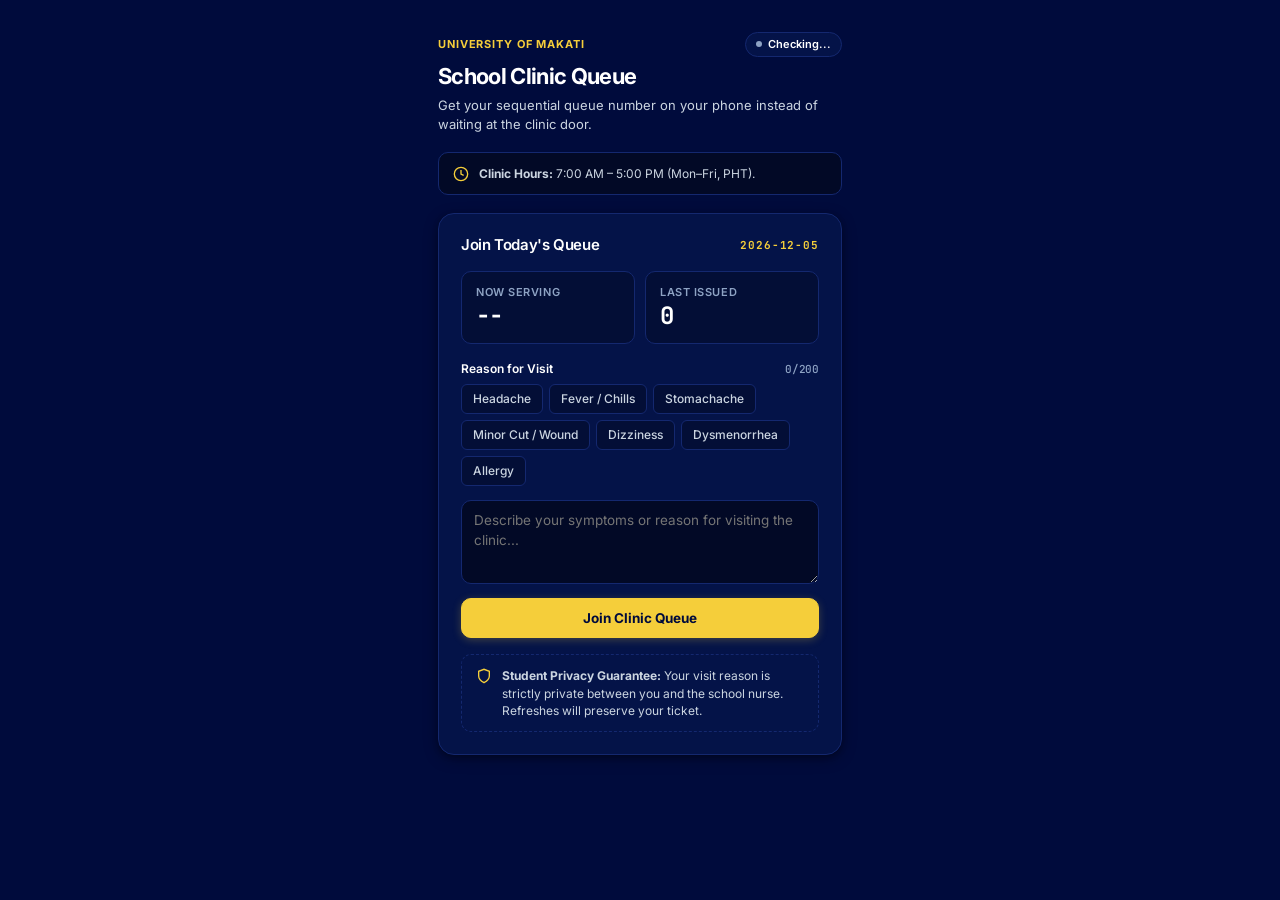
<file: frontend/index.html>
<!DOCTYPE html>
<html lang="en">
<head>
  <meta charset="UTF-8">
  <meta name="viewport" content="width=device-width, initial-scale=1.0, maximum-scale=1.0, user-scalable=no">
  <title>UMak Clinic Queue — Student Portal</title>
  <link rel="stylesheet" href="styles.css">
  <script src="config.js"></script>
</head>
<body>
  <div class="mobile-wrapper">

    <!-- Header & Brand -->
    <header class="header-brand">
      <div class="header-top">
        <span class="brand-eyebrow">University of Makati</span>
        <div id="statusBadge" class="badge">
          <span class="badge-dot"></span>
          <span id="statusBadgeText">Checking...</span>
        </div>
      </div>
      <h1 class="brand-title">School Clinic Queue</h1>
      <p class="brand-subtitle">Get your sequential queue number on your phone instead of waiting at the clinic door.</p>
    </header>

    <!-- Clinic Hours & Demo Indicator Banner -->
    <div id="hoursBanner" class="privacy-banner">
      <svg class="privacy-icon" viewBox="0 0 24 24" fill="none" stroke="currentColor" stroke-width="2">
        <circle cx="12" cy="12" r="10"></circle>
        <polyline points="12 6 12 12 16 14"></polyline>
      </svg>
      <div>
        <strong>Clinic Hours:</strong> 7:00 AM – 5:00 PM (Mon–Fri, PHT).
        <div id="demoNote" style="margin-top: 4px; display: none;">
          <span class="badge badge-demo">DEMO MODE ACTIVE</span> Queue join enabled for live exam presentation.
        </div>
      </div>
    </div>

    <!-- Alert Container -->
    <div id="alertBox" class="alert" style="display: none;"></div>

    <!-- VIEW A: JOIN QUEUE FORM (When no ticket is stored for today) -->
    <section id="joinView" class="card">
      <div class="card-header">
        <h2 class="card-title">Join Today's Queue</h2>
        <span id="todayDateLabel" class="brand-eyebrow mono-num">----/--/--</span>
      </div>

      <!-- Current Serving Peek -->
      <div class="stats-grid">
        <div class="stat-box">
          <span class="stat-label">Now Serving</span>
          <span id="peekServing" class="stat-value mono-num">--</span>
        </div>
        <div class="stat-box">
          <span class="stat-label">Last Issued</span>
          <span id="peekLast" class="stat-value mono-num">0</span>
        </div>
      </div>

      <form id="joinForm" onsubmit="handleJoinQueue(event)">
        <div class="form-group">
          <label class="form-label" for="reasonInput">
            <span>Reason for Visit</span>
            <span id="charCount" class="form-counter mono-num">0/200</span>
          </label>

          <!-- Quick selection chips for fast mobile tapping -->
          <div class="tag-chips" style="margin-bottom: 8px;">
            <span class="tag-chip" onclick="selectChip(this, 'Headache')">Headache</span>
            <span class="tag-chip" onclick="selectChip(this, 'Fever / Chills')">Fever / Chills</span>
            <span class="tag-chip" onclick="selectChip(this, 'Stomachache')">Stomachache</span>
            <span class="tag-chip" onclick="selectChip(this, 'Minor Cut / Wound')">Minor Cut / Wound</span>
            <span class="tag-chip" onclick="selectChip(this, 'Dizziness')">Dizziness</span>
            <span class="tag-chip" onclick="selectChip(this, 'Dysmenorrhea')">Dysmenorrhea</span>
            <span class="tag-chip" onclick="selectChip(this, 'Allergy')">Allergy</span>
          </div>

          <textarea
            id="reasonInput"
            class="textarea"
            maxlength="200"
            rows="3"
            placeholder="Describe your symptoms or reason for visiting the clinic..."
            required
            oninput="handleReasonInput()"
          ></textarea>
        </div>

        <button type="submit" id="joinBtn" class="btn btn-primary btn-full" style="margin-top: 14px;">
          Join Clinic Queue
        </button>
      </form>

      <div class="privacy-banner" style="background-color: var(--bg-card); border-style: dashed;">
        <svg class="privacy-icon" viewBox="0 0 24 24" fill="none" stroke="currentColor" stroke-width="2">
          <path d="M12 22s8-4 8-10V5l-8-3-8 3v7c0 6 8 10 8 10z"></path>
        </svg>
        <span><strong>Student Privacy Guarantee:</strong> Your visit reason is strictly private between you and the school nurse. Refreshes will preserve your ticket.</span>
      </div>
    </section>

    <!-- VIEW B: ACTIVE TICKET TRACKER (When student has joined) -->
    <section id="ticketView" class="card" style="display: none;">
      <div class="card-header">
        <span class="brand-eyebrow">Your Clinic Ticket</span>
        <span id="ticketStatusBadge" class="badge badge-waiting">
          <span class="badge-dot"></span>
          <span id="ticketStatusText">WAITING</span>
        </span>
      </div>

      <!-- Ticket Hero -->
      <div class="ticket-hero">
        <span class="brand-eyebrow">Queue Number</span>
        <div id="ticketDisplayNo" class="ticket-number-big mono-num">Q-000</div>
        <p id="ticketCallNotice" class="ticket-status-label">Please wait near the clinic waiting area.</p>
      </div>

      <!-- Live Queue Progress -->
      <div class="stats-grid">
        <div class="stat-box">
          <span class="stat-label">Now Serving</span>
          <span id="liveServing" class="stat-value mono-num">--</span>
        </div>
        <div class="stat-box">
          <span class="stat-label">Ahead of You</span>
          <span id="liveAhead" class="stat-value mono-num">0</span>
        </div>
      </div>

      <!-- Actions -->
      <div style="display: flex; gap: 8px;">
        <button type="button" class="btn btn-secondary" style="flex: 1;" onclick="fetchQueueStatus(true)">
          Refresh Status
        </button>
        <button type="button" class="btn btn-danger" onclick="handleLeaveQueue()">
          Leave Queue
        </button>
      </div>

      <div id="visitDoneBox" class="alert alert-success" style="display: none;">
        <strong>Visit Completed:</strong> The attending nurse has finished your consultation and saved your records. Thank you!
        <button type="button" class="btn btn-secondary btn-full" style="margin-top: 10px;" onclick="handleLeaveQueue(true)">
          Get Another Ticket
        </button>
      </div>
    </section>

  </div>

  <script>
    // State management
    let currentTicket = null;
    let pollTimer = null;

    function getTodayStringPHT() {
      // Calculate today's date in Asia/Manila (UTC+8)
      const now = new Date();
      const utcTime = now.getTime() + (now.getTimezoneOffset() * 60000);
      const phtTime = new Date(utcTime + (3600000 * 8));
      return phtTime.toISOString().split("T")[0];
    }

    function getStorageKey() {
      return `umak_clinic_ticket_${getTodayStringPHT()}`;
    }

    function showAlert(msg, isError = true) {
      const box = document.getElementById("alertBox");
      box.className = `alert ${isError ? 'alert-error' : 'alert-success'}`;
      box.textContent = msg;
      box.style.display = "block";
    }

    function hideAlert() {
      document.getElementById("alertBox").style.display = "none";
    }

    function handleReasonInput() {
      const input = document.getElementById("reasonInput");
      const counter = document.getElementById("charCount");
      counter.textContent = `${input.value.length}/200`;
    }

    function selectChip(el, text) {
      const input = document.getElementById("reasonInput");
      const chips = document.querySelectorAll(".tag-chip");
      chips.forEach(c => c.classList.remove("active"));
      el.classList.add("active");

      input.value = text;
      handleReasonInput();
      input.focus();
    }

    // Load saved ticket from localStorage
    function loadSavedTicket() {
      const saved = localStorage.getItem(getStorageKey());
      if (saved) {
        try {
          currentTicket = JSON.parse(saved);
        } catch (e) {
          currentTicket = null;
        }
      } else {
        currentTicket = null;
      }
      renderView();
    }

    function saveTicket(ticket) {
      currentTicket = ticket;
      localStorage.setItem(getStorageKey(), JSON.stringify(ticket));
      renderView();
    }

    function renderView() {
      const joinView = document.getElementById("joinView");
      const ticketView = document.getElementById("ticketView");
      document.getElementById("todayDateLabel").textContent = getTodayStringPHT();

      if (currentTicket) {
        joinView.style.display = "none";
        ticketView.style.display = "flex";

        document.getElementById("ticketDisplayNo").textContent = currentTicket.display_no || `Q-${currentTicket.queue_no}`;
        updateTicketUI();
      } else {
        ticketView.style.display = "none";
        joinView.style.display = "flex";
      }
    }

    function updateTicketUI(statusData) {
      if (!currentTicket) return;

      const badge = document.getElementById("ticketStatusBadge");
      const badgeText = document.getElementById("ticketStatusText");
      const notice = document.getElementById("ticketCallNotice");
      const doneBox = document.getElementById("visitDoneBox");

      const status = currentTicket.status || "WAITING";
      badgeText.textContent = status;

      badge.className = "badge";
      if (status === "SERVING") {
        badge.classList.add("badge-serving");
        notice.textContent = "NOW CALLING! Please proceed inside the clinic room immediately.";
        notice.style.fontWeight = "600";
        notice.style.color = "var(--ink-primary)";
      } else if (status === "DONE") {
        badge.classList.add("badge-done");
        notice.textContent = "Your clinic visit has been completed.";
        doneBox.style.display = "block";
      } else {
        badge.classList.add("badge-waiting");
        notice.textContent = "Please wait near the clinic waiting area.";
        doneBox.style.display = "none";
      }

      if (statusData) {
        const currentServing = statusData.current_serving || 0;
        document.getElementById("liveServing").textContent = statusData.current_serving_display || "None";

        if (status === "DONE") {
          document.getElementById("liveAhead").textContent = "0";
        } else if (status === "SERVING") {
          document.getElementById("liveAhead").textContent = "Now";
        } else {
          const ahead = Math.max(0, currentTicket.queue_no - currentServing - 1);
          document.getElementById("liveAhead").textContent = `${ahead}`;
        }
      }
    }

    // Join Queue handler
    async function handleJoinQueue(e) {
      e.preventDefault();
      hideAlert();

      const reason = document.getElementById("reasonInput").value.trim();
      if (!reason) {
        showAlert("Please enter your reason for visiting the clinic.");
        return;
      }

      const btn = document.getElementById("joinBtn");
      btn.disabled = true;
      btn.textContent = "Joining Queue...";

      try {
        const response = await fetch(`${CONFIG.API_BASE_URL}/queue`, {
          method: "POST",
          headers: { "Content-Type": "application/json" },
          body: JSON.stringify({ reason: reason })
        });

        const data = await response.json();

        if (!response.ok) {
          showAlert(data.error || "Failed to join queue. Clinic may be closed.");
          return;
        }

        // Save ticket
        saveTicket({
          date: data.date,
          queue_no: data.queue_no,
          display_no: data.display_no,
          status: data.status || "WAITING",
          created_at: new Date().toISOString()
        });

        fetchQueueStatus(true);

      } catch (err) {
        showAlert("Network connection error. Check if API Gateway / local server is running.");
      } finally {
        btn.disabled = false;
        btn.textContent = "Join Clinic Queue";
      }
    }

    // Leave Queue / Clear Ticket
    function handleLeaveQueue(silent = false) {
      if (!silent) {
        if (!confirm("Are you sure you want to leave the queue or clear your ticket?")) {
          return;
        }
      }
      localStorage.removeItem(getStorageKey());
      currentTicket = null;
      document.getElementById("reasonInput").value = "";
      handleReasonInput();
      renderView();
      fetchQueueStatus(true);
    }

    // Fetch live status from GET /queue/status
    async function fetchQueueStatus(showManualFeedback = false) {
      try {
        const res = await fetch(`${CONFIG.API_BASE_URL}/queue/status`);
        if (!res.ok) return;

        const data = await res.json();

        // Update clinic badge & demo indicator
        const statusBadge = document.getElementById("statusBadge");
        const statusBadgeText = document.getElementById("statusBadgeText");
        const demoNote = document.getElementById("demoNote");

        if (data.clinic_open) {
          statusBadge.className = "badge badge-serving";
          statusBadgeText.textContent = "Clinic Open";
        } else {
          statusBadge.className = "badge badge-done";
          statusBadgeText.textContent = "Clinic Closed";
        }

        if (data.demo_mode) {
          demoNote.style.display = "block";
        } else {
          demoNote.style.display = "none";
        }

        // Lock or unlock join form based on operating hours and demo mode
        const joinBtn = document.getElementById("joinBtn");
        const reasonInput = document.getElementById("reasonInput");
        const isClosed = !data.clinic_open && !data.demo_mode;

        if (isClosed) {
          if (joinBtn) {
            joinBtn.disabled = true;
            joinBtn.textContent = "Clinic is Closed (Mon–Fri 7:00 AM – 5:00 PM)";
            joinBtn.style.opacity = "0.6";
            joinBtn.style.cursor = "not-allowed";
          }
          if (reasonInput) {
            reasonInput.disabled = true;
            reasonInput.placeholder = "Clinic is currently closed outside operating hours (Mon–Fri 7:00 AM – 5:00 PM PHT).";
          }
        } else {
          if (joinBtn && joinBtn.disabled && joinBtn.textContent.startsWith("Clinic is Closed")) {
            joinBtn.disabled = false;
            joinBtn.textContent = "Join Clinic Queue";
            joinBtn.style.opacity = "";
            joinBtn.style.cursor = "";
          }
          if (reasonInput && reasonInput.disabled) {
            reasonInput.disabled = false;
            reasonInput.placeholder = "Describe your symptoms or reason for visiting the clinic...";
          }
        }

        // Update peek numbers on join form
        document.getElementById("peekServing").textContent = data.current_serving_display || "None";
        document.getElementById("peekLast").textContent = data.last_number || 0;

        // If student has a ticket, check if its status changed
        if (currentTicket) {
          if (currentTicket.queue_no === data.current_serving && currentTicket.status === "WAITING") {
            currentTicket.status = "SERVING";
            saveTicket(currentTicket);
          } else if (data.current_serving > currentTicket.queue_no && currentTicket.status !== "DONE") {
            currentTicket.status = "DONE";
            saveTicket(currentTicket);
          }
          updateTicketUI(data);
        }

        if (showManualFeedback) {
          // Subtle feedback
        }

      } catch (err) {
        console.warn("Unable to fetch queue status:", err);
      }
    }

    // Init on page load
    window.addEventListener("DOMContentLoaded", () => {
      loadSavedTicket();
      fetchQueueStatus(true);

      // Start live polling every 4s
      pollTimer = setInterval(() => {
        fetchQueueStatus(false);
      }, CONFIG.POLL_INTERVAL_MS || 4000);
    });
  </script>
</body>
</html>
</file>
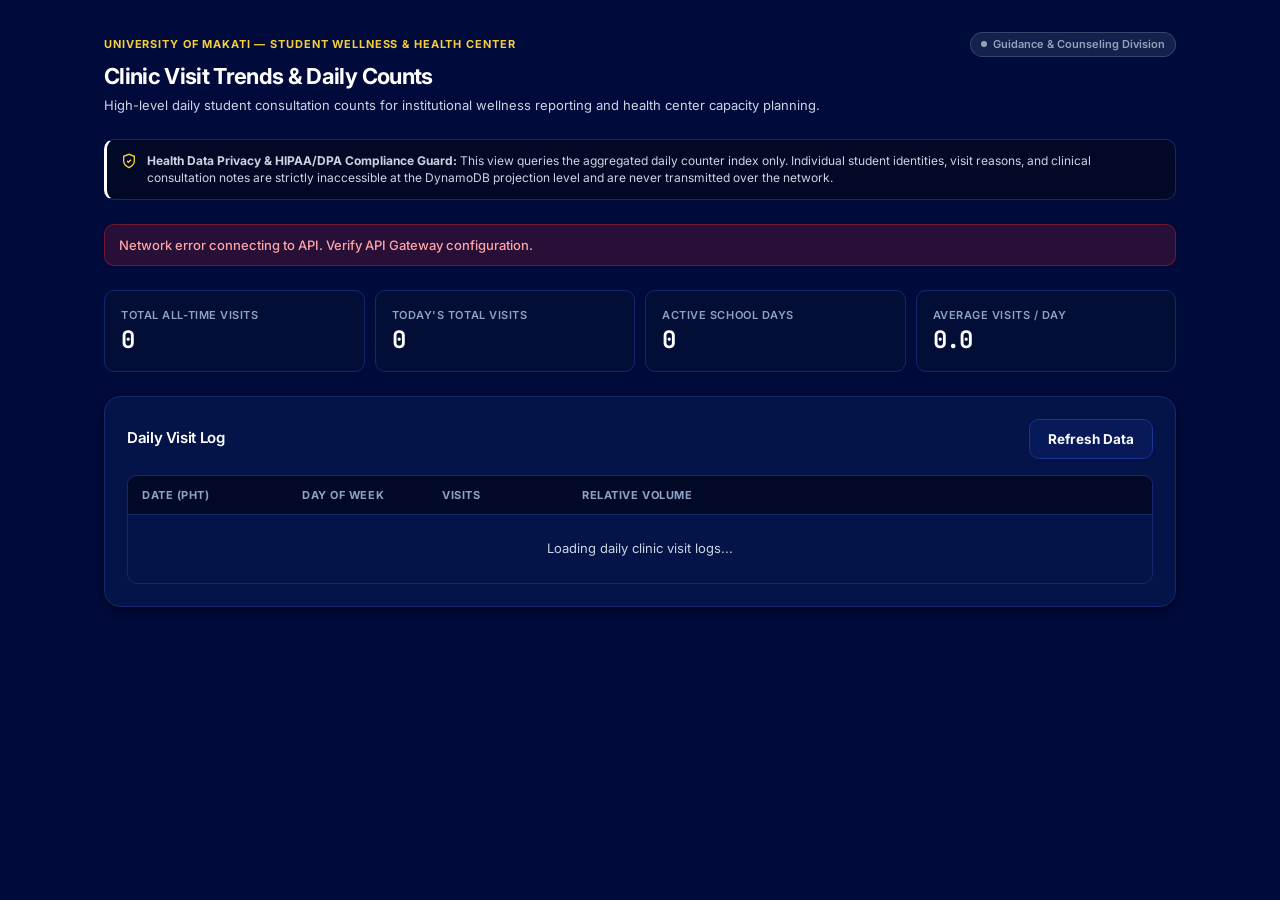
<file: frontend/counselor.html>
<!DOCTYPE html>
<html lang="en">
<head>
  <meta charset="UTF-8">
  <meta name="viewport" content="width=device-width, initial-scale=1.0">
  <title>UMak Clinic — Guidance Counselor Daily Statistics</title>
  <link rel="stylesheet" href="styles.css">
  <script src="config.js"></script>
</head>
<body>
  <div class="dashboard-wrapper">

    <!-- Header & Brand -->
    <header class="header-brand">
      <div class="header-top">
        <span class="brand-eyebrow">University of Makati — Student Wellness & Health Center</span>
        <span class="badge badge-done">
          <span class="badge-dot"></span>
          <span>Guidance & Counseling Division</span>
        </span>
      </div>
      <h1 class="brand-title">Clinic Visit Trends & Daily Counts</h1>
      <p class="brand-subtitle">High-level daily student consultation counts for institutional wellness reporting and health center capacity planning.</p>
    </header>

    <!-- Strict Health Privacy Guarantee Banner -->
    <div class="privacy-banner" style="border-left: 3px solid var(--ink-primary);">
      <svg class="privacy-icon" viewBox="0 0 24 24" fill="none" stroke="currentColor" stroke-width="2">
        <path d="M12 22s8-4 8-10V5l-8-3-8 3v7c0 6 8 10 8 10z"></path>
        <path d="M9 12l2 2 4-4"></path>
      </svg>
      <div>
        <strong>Health Data Privacy & HIPAA/DPA Compliance Guard:</strong>
        This view queries the aggregated daily counter index only. Individual student identities, visit reasons, and clinical consultation notes are strictly inaccessible at the DynamoDB projection level and are never transmitted over the network.
      </div>
    </div>

    <!-- Alert Box -->
    <div id="alertBox" class="alert" style="display: none;"></div>

    <!-- Key Metrics Cards -->
    <section class="stats-grid" style="grid-template-columns: repeat(auto-fit, minmax(200px, 1fr));">
      <div class="stat-box" style="padding: 16px;">
        <span class="stat-label">Total All-Time Visits</span>
        <span id="metricAllTime" class="stat-value mono-num">0</span>
      </div>
      <div class="stat-box" style="padding: 16px;">
        <span class="stat-label">Today's Total Visits</span>
        <span id="metricToday" class="stat-value mono-num">0</span>
      </div>
      <div class="stat-box" style="padding: 16px;">
        <span class="stat-label">Active School Days</span>
        <span id="metricDaysCount" class="stat-value mono-num">0</span>
      </div>
      <div class="stat-box" style="padding: 16px;">
        <span class="stat-label">Average Visits / Day</span>
        <span id="metricAverage" class="stat-value mono-num">0.0</span>
      </div>
    </section>

    <!-- Daily Log Table Section -->
    <section class="card">
      <div class="card-header">
        <h2 class="card-title">Daily Visit Log</h2>
        <div style="display: flex; gap: 8px;">
          <button type="button" class="btn btn-secondary" onclick="fetchDailyStats(true)">
            Refresh Data
          </button>
        </div>
      </div>

      <div class="table-container">
        <table>
          <thead>
            <tr>
              <th style="width: 160px;">Date (PHT)</th>
              <th style="width: 140px;">Day of Week</th>
              <th style="width: 140px;">Visits</th>
              <th>Relative Volume</th>
            </tr>
          </thead>
          <tbody id="statsTableBody">
            <tr>
              <td colspan="4" style="text-align: center; color: var(--ink-secondary); padding: 24px;">
                Loading daily clinic visit logs...
              </td>
            </tr>
          </tbody>
        </table>
      </div>
    </section>

  </div>

  <script>
    function getTodayStringPHT() {
      const now = new Date();
      const utcTime = now.getTime() + (now.getTimezoneOffset() * 60000);
      const phtTime = new Date(utcTime + (3600000 * 8));
      return phtTime.toISOString().split("T")[0];
    }

    function getDayOfWeek(dateStr) {
      try {
        const parts = dateStr.split("-");
        const d = new Date(parts[0], parts[1] - 1, parts[2]);
        const days = ["Sunday", "Monday", "Tuesday", "Wednesday", "Thursday", "Friday", "Saturday"];
        return days[d.getDay()] || "--";
      } catch (e) {
        return "--";
      }
    }

    function showAlert(msg, isError = true) {
      const box = document.getElementById("alertBox");
      box.className = `alert ${isError ? 'alert-error' : 'alert-success'}`;
      box.textContent = msg;
      box.style.display = "block";
    }

    async function fetchDailyStats(isManual = false) {
      const tbody = document.getElementById("statsTableBody");

      try {
        const response = await fetch(`${CONFIG.API_BASE_URL}/stats/daily`);
        if (!response.ok) {
          showAlert("Failed to retrieve counselor statistics from API Gateway.");
          return;
        }

        const data = await response.json();
        const days = data.days || [];
        const totalAllTime = data.total_all_time || 0;

        // Metrics calculations
        const todayStr = getTodayStringPHT();
        const todayRecord = days.find(d => d.date === todayStr);
        const todayVisits = todayRecord ? todayRecord.total_visits : 0;
        const daysCount = days.length;
        const avgVisits = daysCount > 0 ? (totalAllTime / daysCount).toFixed(1) : "0.0";

        document.getElementById("metricAllTime").textContent = totalAllTime.toLocaleString();
        document.getElementById("metricToday").textContent = todayVisits.toLocaleString();
        document.getElementById("metricDaysCount").textContent = daysCount.toLocaleString();
        document.getElementById("metricAverage").textContent = avgVisits;

        // Render Table Rows
        if (days.length === 0) {
          tbody.innerHTML = `
            <tr>
              <td colspan="4" style="text-align: center; color: var(--ink-secondary); padding: 24px;">
                No clinic visits recorded yet.
              </td>
            </tr>
          `;
          return;
        }

        // Find max visits for relative bar visualization
        const maxVisits = Math.max(...days.map(d => d.total_visits), 1);

        tbody.innerHTML = days.map(row => {
          const pct = Math.round((row.total_visits / maxVisits) * 100);
          const isToday = row.date === todayStr;

          return `
            <tr style="${isToday ? 'background-color: var(--row-highlight); font-weight: 600;' : ''}">
              <td class="mono-num">${row.date} ${isToday ? '<span class="badge badge-waiting" style="margin-left: 6px; padding: 1px 6px; font-size: 10px;">TODAY</span>' : ''}</td>
              <td style="color: var(--ink-secondary);">${getDayOfWeek(row.date)}</td>
              <td class="mono-num" style="font-weight: 700; color: var(--primary);">${row.total_visits}</td>
              <td>
                <div style="background-color: var(--bg-muted); height: 8px; border-radius: 4px; overflow: hidden; width: 100%; max-width: 240px;">
                  <div style="background-color: var(--primary); width: ${pct}%; height: 100%; border-radius: 4px;"></div>
                </div>
              </td>
            </tr>
          `;
        }).join("");

      } catch (err) {
        showAlert("Network error connecting to API. Verify API Gateway configuration.");
      }
    }

    window.addEventListener("DOMContentLoaded", () => {
      fetchDailyStats();
      // Auto-refresh counselor stats every 15 seconds
      setInterval(() => {
        fetchDailyStats(false);
      }, 15000);
    });
  </script>
</body>
</html>
</file>
<file: frontend/styles.css>
/* ==========================================================================
   University of Makati — ELEC3 Cloud Computing (Track B Final Exam)
   Section IV-DCSAD | Group 3 (dcsad-g03)
   Case 4: School Clinic Visit Queue
   
   Official UMak Heritage Theme
   Deep University Navy (#000B3C) & Warm Radiant Gold (#F5CE3A)
   WCAG AAA Compliant Contrast | Precision Craftsmanship
   ========================================================================== */

@import url('https://fonts.googleapis.com/css2?family=Inter:wght@400;500;600;700;800&family=JetBrains+Mono:wght@500;600;700;800&display=swap');

:root {
  /* Surfaces & Canvas (UMak Deep Midnight Navy) */
  --bg-app: #000B3C;
  --bg-card: #041348;
  --bg-card-hover: #071959;
  --bg-muted: #020926;
  --bg-subtle: #030e36;
  --row-highlight: rgba(245, 206, 58, 0.09);

  /* Hairline Borders */
  --border: #14286f;
  --border-strong: #1e399c;
  --border-subtle: #0d1d57;
  --border-focus: #F5CE3A;

  /* Typography Ink (High Contrast on Navy) */
  --ink-primary: #ffffff;
  --ink-secondary: #cbd5e1;
  --ink-muted: #8ea3c4;
  --ink-faint: #546b96;
  --ink-gold: #F5CE3A;

  /* UMak Gold Palette */
  --primary: #F5CE3A;
  --primary-hover: #fed74c;
  --primary-active: #e5be29;
  --primary-surface: rgba(245, 206, 58, 0.12);
  --primary-border: rgba(245, 206, 58, 0.35);
  --primary-contrast: #000B3C;

  /* High-Visibility Status Tones (Tuned for Dark Navy) */
  --status-emerald: #34d399;
  --status-emerald-bg: rgba(16, 185, 129, 0.16);
  --status-emerald-border: rgba(16, 185, 129, 0.4);

  --status-amber: #F5CE3A;
  --status-amber-bg: rgba(245, 206, 58, 0.14);
  --status-amber-border: rgba(245, 206, 58, 0.4);

  --status-red: #f87171;
  --status-red-bg: rgba(220, 38, 38, 0.18);
  --status-red-border: rgba(220, 38, 38, 0.4);

  --status-slate: #94a3b8;
  --status-slate-bg: rgba(148, 163, 184, 0.14);
  --status-slate-border: rgba(148, 163, 184, 0.28);

  /* Button Tokens */
  --btn-primary-bg: #F5CE3A;
  --btn-primary-fg: #000B3C;
  --btn-primary-hover: #fed74c;
  --btn-primary-active: #e5be29;

  --btn-secondary-bg: #071959;
  --btn-secondary-fg: #f8fafc;
  --btn-secondary-border: #1b3594;
  --btn-secondary-hover: #0b2278;

  /* Radii */
  --radius-xs: 4px;
  --radius-sm: 6px;
  --radius-md: 10px;
  --radius-lg: 16px;
  --radius-xl: 20px;
  --radius-full: 9999px;

  /* Font Families */
  --font-sans: "Inter", -apple-system, BlinkMacSystemFont, "Segoe UI", Roboto, sans-serif;
  --font-mono: "JetBrains Mono", ui-monospace, Menlo, Consolas, monospace;

  /* Depth & Glow */
  --shadow-xs: 0 1px 2px 0 rgba(0, 0, 0, 0.2);
  --shadow-card: 0 4px 16px -2px rgba(0, 0, 0, 0.4), 0 2px 6px -1px rgba(0, 0, 0, 0.3);
  --shadow-ticket: 0 12px 32px -4px rgba(0, 0, 0, 0.5), 0 4px 12px -2px rgba(245, 206, 58, 0.08);
}

/* ==========================================================================
   Base & Reset
   ========================================================================== */
*, *::before, *::after {
  box-sizing: border-box;
  margin: 0;
  padding: 0;
}

html {
  font-size: 14.5px;
  color-scheme: dark;
}

body {
  background-color: var(--bg-app);
  color: var(--ink-primary);
  font-family: var(--font-sans);
  line-height: 1.5;
  -webkit-font-smoothing: antialiased;
  -moz-osx-font-smoothing: grayscale;
  min-height: 100vh;
}

/* Monospace Numbers (No Jitter) */
.mono-num {
  font-family: var(--font-mono);
  font-variant-numeric: tabular-nums;
  letter-spacing: -0.02em;
}

h1, h2, h3, h4 {
  color: var(--ink-primary);
  font-weight: 700;
  letter-spacing: -0.025em;
  line-height: 1.25;
}

p {
  color: var(--ink-secondary);
}

:focus-visible {
  outline: 2px solid var(--border-focus);
  outline-offset: 2px;
}

/* ==========================================================================
   Layout Containers
   ========================================================================== */
.mobile-wrapper {
  max-width: 440px;
  margin: 0 auto;
  padding: 32px 18px 56px 18px;
  display: flex;
  flex-direction: column;
  gap: 18px;
}

.dashboard-wrapper {
  max-width: 1120px;
  margin: 0 auto;
  padding: 32px 24px 64px 24px;
  display: flex;
  flex-direction: column;
  gap: 24px;
}

.two-column-layout {
  display: grid;
  grid-template-columns: 380px 1fr;
  gap: 24px;
  align-items: start;
}

@media (max-width: 900px) {
  .two-column-layout {
    grid-template-columns: 1fr;
  }
  .dashboard-wrapper {
    padding: 20px 16px 40px 16px;
  }
}

/* ==========================================================================
   Header & University Brand
   ========================================================================== */
.header-brand {
  display: flex;
  flex-direction: column;
  gap: 6px;
}

.header-top {
  display: flex;
  align-items: center;
  justify-content: space-between;
  gap: 12px;
}

.brand-eyebrow {
  font-size: 11px;
  font-weight: 700;
  text-transform: uppercase;
  letter-spacing: 0.08em;
  color: var(--ink-gold);
}

.brand-title {
  font-size: 22px;
  font-weight: 700;
  color: var(--ink-primary);
  letter-spacing: -0.03em;
}

.brand-subtitle {
  font-size: 13px;
  color: var(--ink-secondary);
  line-height: 1.45;
}

/* ==========================================================================
   Badges (Crisp, High Contrast, Dark Navy Friendly)
   ========================================================================== */
.badge {
  display: inline-flex;
  align-items: center;
  gap: 6px;
  padding: 3px 10px;
  font-size: 11px;
  font-weight: 600;
  border-radius: var(--radius-full);
  border: 1px solid var(--border);
  background-color: var(--bg-card);
  color: var(--ink-primary);
  width: fit-content;
}

.badge-dot {
  width: 6px;
  height: 6px;
  border-radius: 50%;
  background-color: var(--ink-muted);
}

.badge-waiting {
  background-color: var(--status-amber-bg);
  border-color: var(--status-amber-border);
  color: var(--status-amber);
}
.badge-waiting .badge-dot {
  background-color: var(--status-amber);
}

.badge-serving {
  background-color: var(--status-emerald-bg);
  border-color: var(--status-emerald-border);
  color: var(--status-emerald);
}
.badge-serving .badge-dot {
  background-color: var(--status-emerald);
  box-shadow: 0 0 8px rgba(52, 211, 153, 0.6);
  animation: subtle-pulse 2s infinite ease-in-out;
}

.badge-done {
  background-color: var(--status-slate-bg);
  border-color: var(--status-slate-border);
  color: var(--status-slate);
}
.badge-done .badge-dot {
  background-color: var(--status-slate);
}

.badge-demo {
  background-color: var(--primary-surface);
  border-color: var(--primary);
  color: var(--primary);
  font-weight: 700;
  letter-spacing: 0.04em;
}

@keyframes subtle-pulse {
  0%, 100% { opacity: 1; transform: scale(1); }
  50% { opacity: 0.4; transform: scale(0.9); }
}

/* ==========================================================================
   Cards & Surfaces
   ========================================================================== */
.card {
  background-color: var(--bg-card);
  border: 1px solid var(--border);
  border-radius: var(--radius-lg);
  padding: 22px;
  box-shadow: var(--shadow-card);
  display: flex;
  flex-direction: column;
  gap: 16px;
}

.card-header {
  display: flex;
  align-items: center;
  justify-content: space-between;
  gap: 12px;
}

.card-title {
  font-size: 15px;
  font-weight: 600;
  color: var(--ink-primary);
}

/* ==========================================================================
   Metric Stats Grid
   ========================================================================== */
.stats-grid {
  display: grid;
  grid-template-columns: repeat(auto-fit, minmax(130px, 1fr));
  gap: 10px;
}

.stat-box {
  background: var(--bg-subtle);
  border: 1px solid var(--border);
  border-radius: var(--radius-md);
  padding: 12px 14px;
  display: flex;
  flex-direction: column;
  gap: 2px;
  transition: border-color 0.15s ease;
}

.stat-box:hover {
  border-color: var(--border-strong);
}

.stat-label {
  font-size: 11px;
  color: var(--ink-muted);
  font-weight: 600;
  text-transform: uppercase;
  letter-spacing: 0.05em;
}

.stat-value {
  font-size: 24px;
  font-weight: 700;
  color: var(--ink-primary);
  letter-spacing: -0.03em;
  line-height: 1.2;
}

/* ==========================================================================
   Digital Queue Ticket (Navy & Gold Pass)
   ========================================================================== */
.ticket-hero {
  text-align: center;
  padding: 32px 20px 28px 20px;
  border: 1.5px solid var(--border-strong);
  border-radius: var(--radius-lg);
  background: linear-gradient(180deg, #051654 0%, #030e38 100%);
  display: flex;
  flex-direction: column;
  align-items: center;
  gap: 10px;
  position: relative;
  box-shadow: var(--shadow-ticket);
}

/* UMak Gold Top Header Ribbon */
.ticket-hero::before {
  content: "";
  position: absolute;
  top: 0;
  left: 20px;
  right: 20px;
  height: 4px;
  background-color: var(--primary);
  border-radius: 0 0 2px 2px;
}

.ticket-number-big {
  font-size: 68px;
  font-weight: 800;
  line-height: 1;
  color: var(--primary);
  letter-spacing: -0.05em;
  margin: 6px 0;
  text-shadow: 0 0 20px rgba(245, 206, 58, 0.25);
}

.ticket-status-label {
  font-size: 13px;
  color: var(--ink-secondary);
  font-weight: 500;
  max-width: 320px;
  line-height: 1.45;
}

/* ==========================================================================
   Forms, Inputs & Symptom Chips
   ========================================================================== */
.form-group {
  display: flex;
  flex-direction: column;
  gap: 6px;
}

.form-label {
  font-size: 12px;
  font-weight: 600;
  color: var(--ink-primary);
  display: flex;
  justify-content: space-between;
  align-items: center;
}

.form-counter {
  font-weight: 500;
  font-size: 11px;
  color: var(--ink-muted);
}

.input, .textarea {
  width: 100%;
  padding: 10px 12px;
  font-family: inherit;
  font-size: 13.5px;
  color: var(--ink-primary);
  background-color: var(--bg-muted);
  border: 1px solid var(--border);
  border-radius: var(--radius-md);
  outline: none;
  transition: border-color 0.15s ease, box-shadow 0.15s ease;
}

.textarea {
  resize: vertical;
  min-height: 84px;
  line-height: 1.45;
}

.input:focus, .textarea:focus {
  border-color: var(--primary);
  box-shadow: 0 0 0 2px rgba(245, 206, 58, 0.25);
}

.input:disabled, .textarea:disabled {
  background-color: var(--bg-muted);
  border-color: var(--border-subtle);
  color: var(--ink-muted);
  cursor: not-allowed;
  opacity: 0.6;
}

/* Tactile Symptom Chips */
.tag-chips {
  display: flex;
  flex-wrap: wrap;
  gap: 6px;
}

.tag-chip {
  padding: 5px 11px;
  font-size: 12px;
  font-weight: 500;
  background-color: var(--bg-subtle);
  border: 1px solid var(--border);
  border-radius: var(--radius-sm);
  color: var(--ink-secondary);
  cursor: pointer;
  user-select: none;
  transition: all 0.15s ease;
}

.tag-chip:hover {
  background-color: var(--bg-card-hover);
  color: var(--ink-primary);
  border-color: var(--primary);
}

.tag-chip.active {
  background-color: var(--primary);
  color: var(--primary-contrast);
  font-weight: 700;
  border-color: var(--primary);
  box-shadow: 0 2px 8px rgba(245, 206, 58, 0.3);
}

/* ==========================================================================
   Buttons (UMak Gold Primary & Navy Secondary)
   ========================================================================== */
.btn {
  display: inline-flex;
  align-items: center;
  justify-content: center;
  gap: 8px;
  padding: 11px 18px;
  font-family: inherit;
  font-size: 13.5px;
  font-weight: 700;
  border-radius: var(--radius-md);
  border: 1px solid transparent;
  cursor: pointer;
  text-decoration: none;
  transition: all 0.15s ease;
  user-select: none;
  white-space: nowrap;
}

.btn:active:not(:disabled) {
  transform: translateY(1px);
}

.btn:disabled {
  opacity: 0.4;
  cursor: not-allowed;
}

/* Primary Button: Vibrant UMak Gold with Dark Navy Text (12.5:1 Contrast) */
.btn-primary {
  background-color: var(--btn-primary-bg);
  color: var(--btn-primary-fg);
  border-color: var(--btn-primary-bg);
  box-shadow: 0 2px 8px rgba(245, 206, 58, 0.25);
}

.btn-primary:hover:not(:disabled) {
  background-color: var(--btn-primary-hover);
  border-color: var(--btn-primary-hover);
  box-shadow: 0 4px 14px rgba(245, 206, 58, 0.35);
}

/* Secondary Button: Elevated Navy Card Button */
.btn-secondary {
  background-color: var(--btn-secondary-bg);
  color: var(--btn-secondary-fg);
  border-color: var(--btn-secondary-border);
  box-shadow: var(--shadow-xs);
}

.btn-secondary:hover:not(:disabled) {
  background-color: var(--btn-secondary-hover);
  border-color: var(--primary);
  color: var(--primary);
}

/* Danger Button */
.btn-danger {
  background-color: var(--status-red-bg);
  color: var(--status-red);
  border-color: var(--status-red-border);
}

.btn-danger:hover:not(:disabled) {
  background-color: #dc2626;
  color: #ffffff;
  border-color: #dc2626;
}

.btn-full {
  width: 100%;
}

/* ==========================================================================
   Privacy & Information Callouts
   ========================================================================== */
.privacy-banner {
  display: flex;
  align-items: flex-start;
  gap: 10px;
  padding: 12px 14px;
  background-color: var(--bg-muted);
  border: 1px solid var(--border);
  border-radius: var(--radius-md);
  font-size: 12px;
  color: var(--ink-secondary);
  line-height: 1.45;
}

.privacy-icon {
  flex-shrink: 0;
  width: 16px;
  height: 16px;
  margin-top: 1px;
  color: var(--primary);
}

/* ==========================================================================
   Data Roster Tables
   ========================================================================== */
.table-container {
  overflow-x: auto;
  border: 1px solid var(--border);
  border-radius: var(--radius-md);
  background-color: var(--bg-card);
}

table {
  width: 100%;
  border-collapse: collapse;
  text-align: left;
  font-size: 13px;
}

thead {
  background-color: var(--bg-muted);
  border-bottom: 1.5px solid var(--border);
}

th {
  padding: 11px 14px;
  font-size: 11px;
  font-weight: 700;
  text-transform: uppercase;
  letter-spacing: 0.05em;
  color: var(--ink-muted);
  white-space: nowrap;
}

td {
  padding: 12px 14px;
  border-bottom: 1px solid var(--border-subtle);
  color: var(--ink-primary);
  vertical-align: middle;
}

tr:last-child td {
  border-bottom: none;
}

tr:hover td {
  background-color: var(--bg-card-hover);
}

/* ==========================================================================
   Alerts & Notifications
   ========================================================================== */
.alert {
  padding: 11px 14px;
  border-radius: var(--radius-md);
  font-size: 13px;
  font-weight: 500;
  border: 1px solid transparent;
  line-height: 1.45;
}

.alert-error {
  background-color: var(--status-red-bg);
  border-color: var(--status-red-border);
  color: #fca5a5;
}

.alert-success {
  background-color: var(--status-emerald-bg);
  border-color: var(--status-emerald-border);
  color: #6ee7b7;
}

/* ==========================================================================
   Footer Meta
   ========================================================================== */
.meta-footer {
  text-align: center;
  font-size: 11px;
  color: var(--ink-muted);
  padding-top: 16px;
  border-top: 1px solid var(--border);
  line-height: 1.5;
}

@media (prefers-reduced-motion: reduce) {
  *, *::before, *::after {
    animation-duration: 0.01ms !important;
    animation-iteration-count: 1 !important;
    transition-duration: 0.01ms !important;
  }
}
</file>
